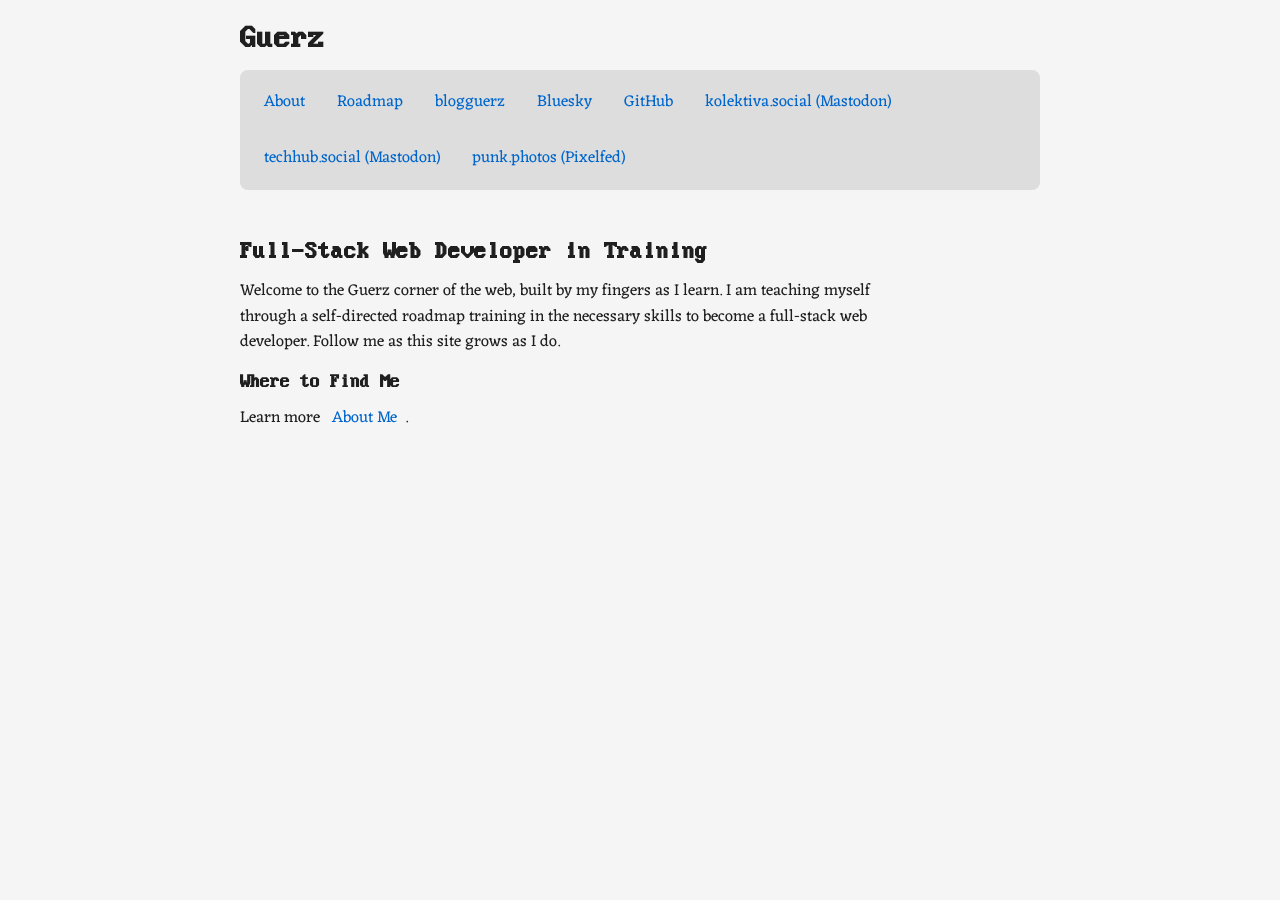
<file: index.html>
<!DOCTYPE html>
<html lang="en">
<head>
    <meta charset="UTF-8">
    <meta name="viewport" content="width=device-width, initial-scale=1.0">
    <title>Guerz</title>
    <meta name="fediverse:creator" content="@Guerz@techhub.social">
    <link rel="preconnect" href="https://fonts.googleapis.com">
    <link rel="preconnect" href="https://fonts.gstatic.com" crossorigin>
    <link href="https://fonts.googleapis.com/css2?family=Bricolage+Grotesque:wght@400;500;700;800&family=Eczar:wght@400;500;600;700&display=swap" rel="stylesheet">
    <link rel="stylesheet" href="css/styles.css">
</head>
<body>
    <header>
        <h1>Guerz</h1>
        <nav aria-label="Main navigation">
            <a href="about.html">About</a>
            <a href="roadmap.html">Roadmap</a>
            <a href="https://blogguerz.wordpress.com" target="_blank" rel="noopener noreferrer">blogguerz</a>
            <a href="https://guerz.bsky.social" target="_blank" rel="noopener noreferrer">Bluesky</a>
            <a href="https://github.com/git-guerz" target="_blank" rel="noopener noreferrer">GitHub</a>
            <a rel="me" href="https://kolektiva.social/@guerz" target="_blank" rel="noopener noreferrer">kolektiva.social (Mastodon)</a>
            <a rel="me" href="https://techhub.social/@Guerz" target="_blank" rel="noopener noreferrer">techhub.social (Mastodon)</a>
            <a href="https://punk.photos/Guerz" target="_blank" rel="noopener noreferrer">punk.photos (Pixelfed)</a>
</nav>
    </header>

    <main>
        <h2>Full-Stack Web Developer in Training</h2>
        <p>Welcome to the Guerz corner of the web, built by my fingers as I learn. I am teaching myself through a self-directed roadmap training in the necessary skills to become a full-stack web developer. Follow me as this site grows as I do.</p>

        <section>
            <h3>Where to Find Me</h3>
            <p>Learn more <a href="about.html">About Me</a>.</p>
        </section>
    </main>
</body>
</html>
</file>
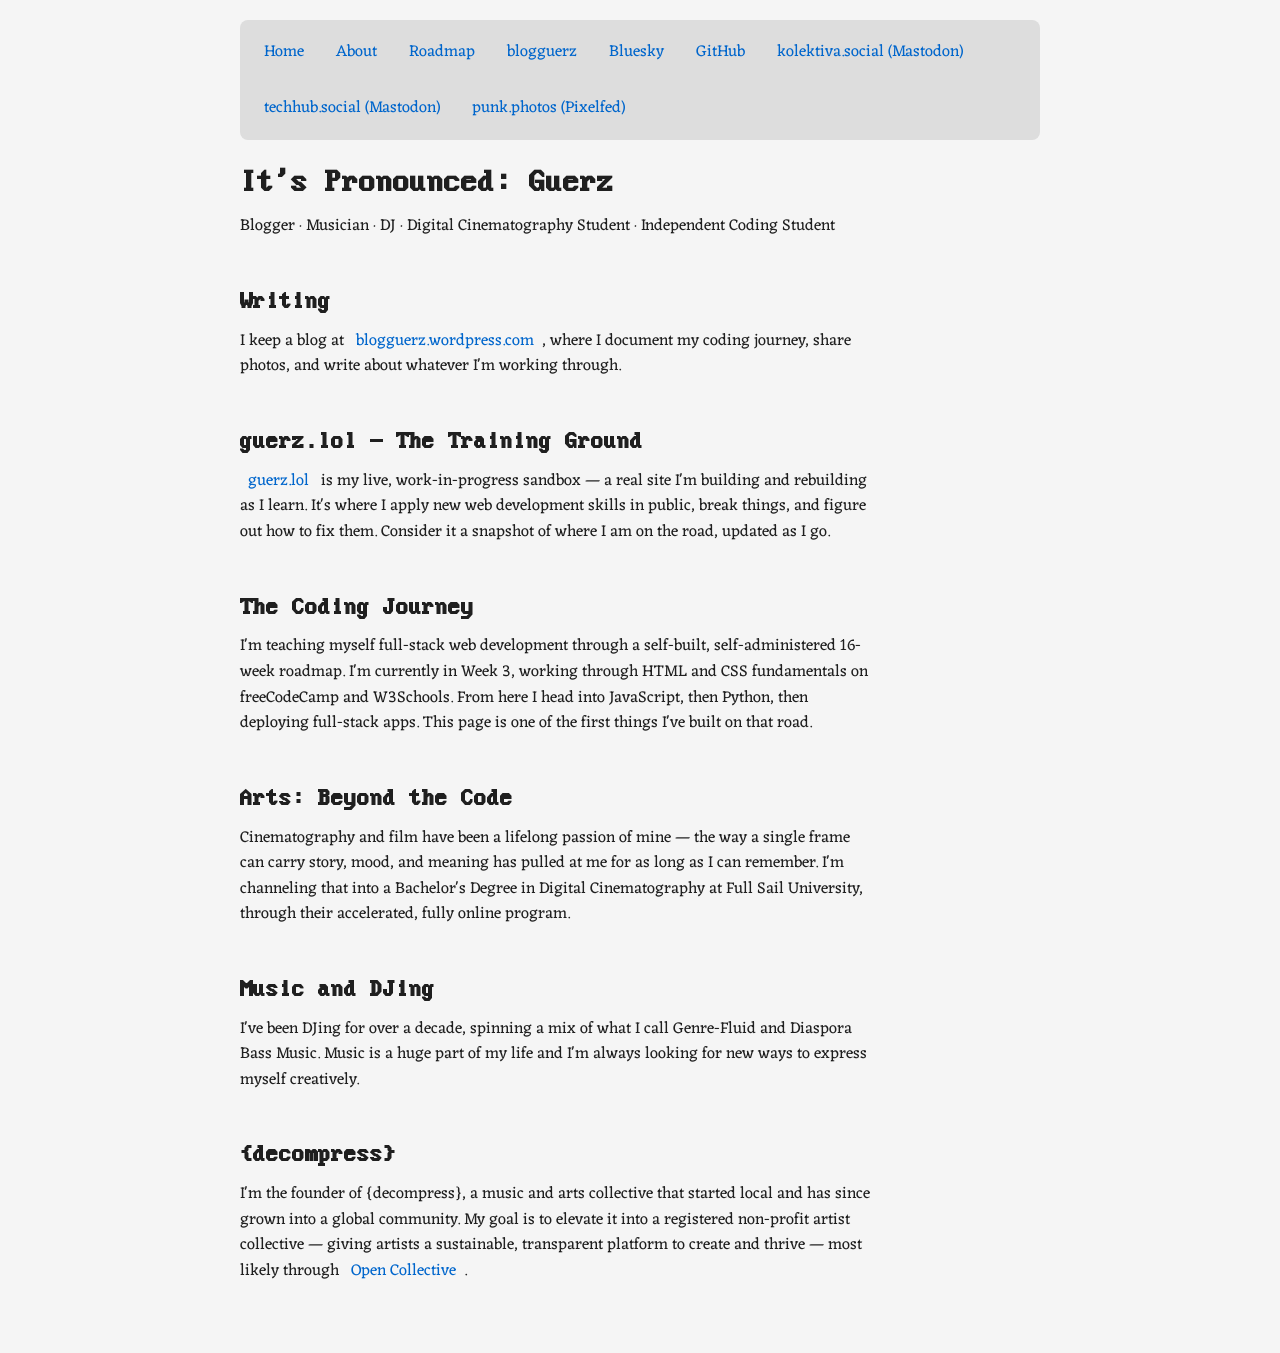
<file: about.html>
<!DOCTYPE html>
<html lang="en">
<head>
  <meta charset="UTF-8" />
  <meta name="viewport" content="width=device-width, initial-scale=1.0" />
  <title>About | Guerz</title>
  <link rel="stylesheet" href="css/styles.css" />
</head>
<body>
  <header>
    <nav aria-label="Main navigation">
      <a href="index.html">Home</a>
      <a href="about.html">About</a>
      <a href="roadmap.html">Roadmap</a>
      <a href="https://blogguerz.wordpress.com" target="_blank" rel="noopener noreferrer">blogguerz</a>
      <a href="https://guerz.bsky.social" target="_blank" rel="noopener noreferrer">Bluesky</a>
      <a href="https://github.com/git-guerz" target="_blank" rel="noopener noreferrer">GitHub</a>
      <a rel="me" href="https://kolektiva.social/@guerz" target="_blank" rel="noopener noreferrer">kolektiva.social (Mastodon)</a>
      <a rel="me" href="https://techhub.social/@Guerz" target="_blank" rel="noopener noreferrer">techhub.social (Mastodon)</a>
      <a href="https://punk.photos/Guerz" target="_blank" rel="noopener noreferrer">punk.photos (Pixelfed)</a>
    </nav>

    <h1>It's Pronounced: Guerz</h1>
    <p>Blogger · Musician · DJ · Digital Cinematography Student · Independent Coding Student</p>
  </header>

  <main>
    <section>
      <h2>Writing</h2>
      <p>
        I keep a blog at
        <a href="https://blogguerz.wordpress.com" target="_blank" rel="noopener noreferrer">blogguerz.wordpress.com</a>,
        where I document my coding journey, share photos, and write about whatever I'm working through.
      </p>
    </section>

    <section>
      <h2>guerz.lol — The Training Ground</h2>
      <p>
        <a href="https://guerz.lol" target="_blank" rel="noopener noreferrer">guerz.lol</a>
        is my live, work-in-progress sandbox — a real site I'm building and rebuilding as I learn.
        It's where I apply new web development skills in public, break things, and figure out how to fix them.
        Consider it a snapshot of where I am on the road, updated as I go.
      </p>
    </section>

    <section>
      <h2>The Coding Journey</h2>
      <p>
        I'm teaching myself full-stack web development through a self-built, self-administered 16-week roadmap.
        I'm currently in Week 3, working through HTML and CSS fundamentals on freeCodeCamp and W3Schools.
        From here I head into JavaScript, then Python, then deploying full-stack apps.
        This page is one of the first things I've built on that road.
      </p>
    </section>

    <section>
      <h2>Arts: Beyond the Code</h2>
      <p>
        Cinematography and film have been a lifelong passion of mine — the way a single frame can carry story,
        mood, and meaning has pulled at me for as long as I can remember.
        I'm channeling that into a Bachelor's Degree in Digital Cinematography at Full Sail University,
        through their accelerated, fully online program.
      </p>
    </section>

    <section>
      <h2>Music and DJing</h2>
      <p>
        I've been DJing for over a decade, spinning a mix of what I call Genre-Fluid and Diaspora Bass Music.
        Music is a huge part of my life and I'm always looking for new ways to express myself creatively.
      </p>
    </section>

    <section>
      <h2>{decompress}</h2>
      <p>
        I'm the founder of {decompress}, a music and arts collective that started local and has since grown into a global community.
        My goal is to elevate it into a registered non-profit artist collective — giving artists a sustainable, transparent platform
        to create and thrive — most likely through
        <a href="https://opencollective.com" target="_blank" rel="noopener noreferrer">Open Collective</a>.
      </p>
    </section>
  </main>
</body>
</html>
</file>
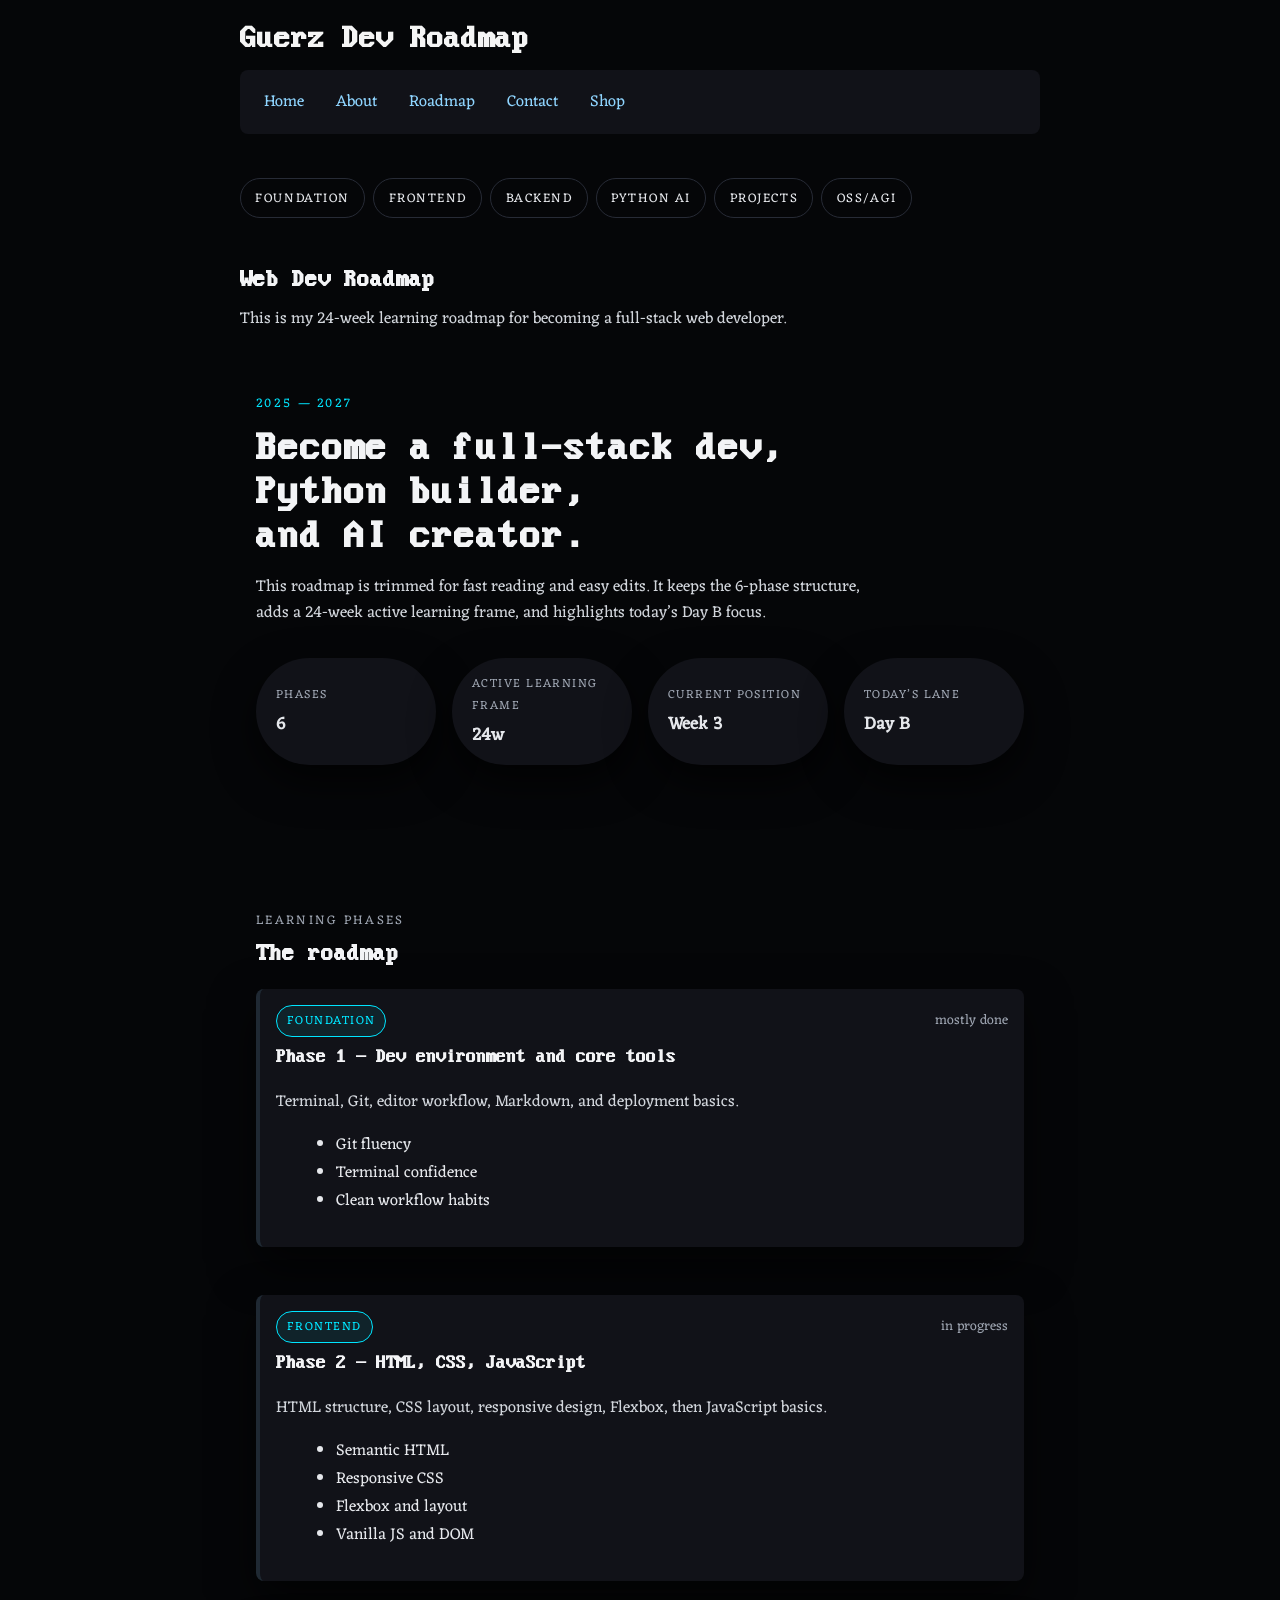
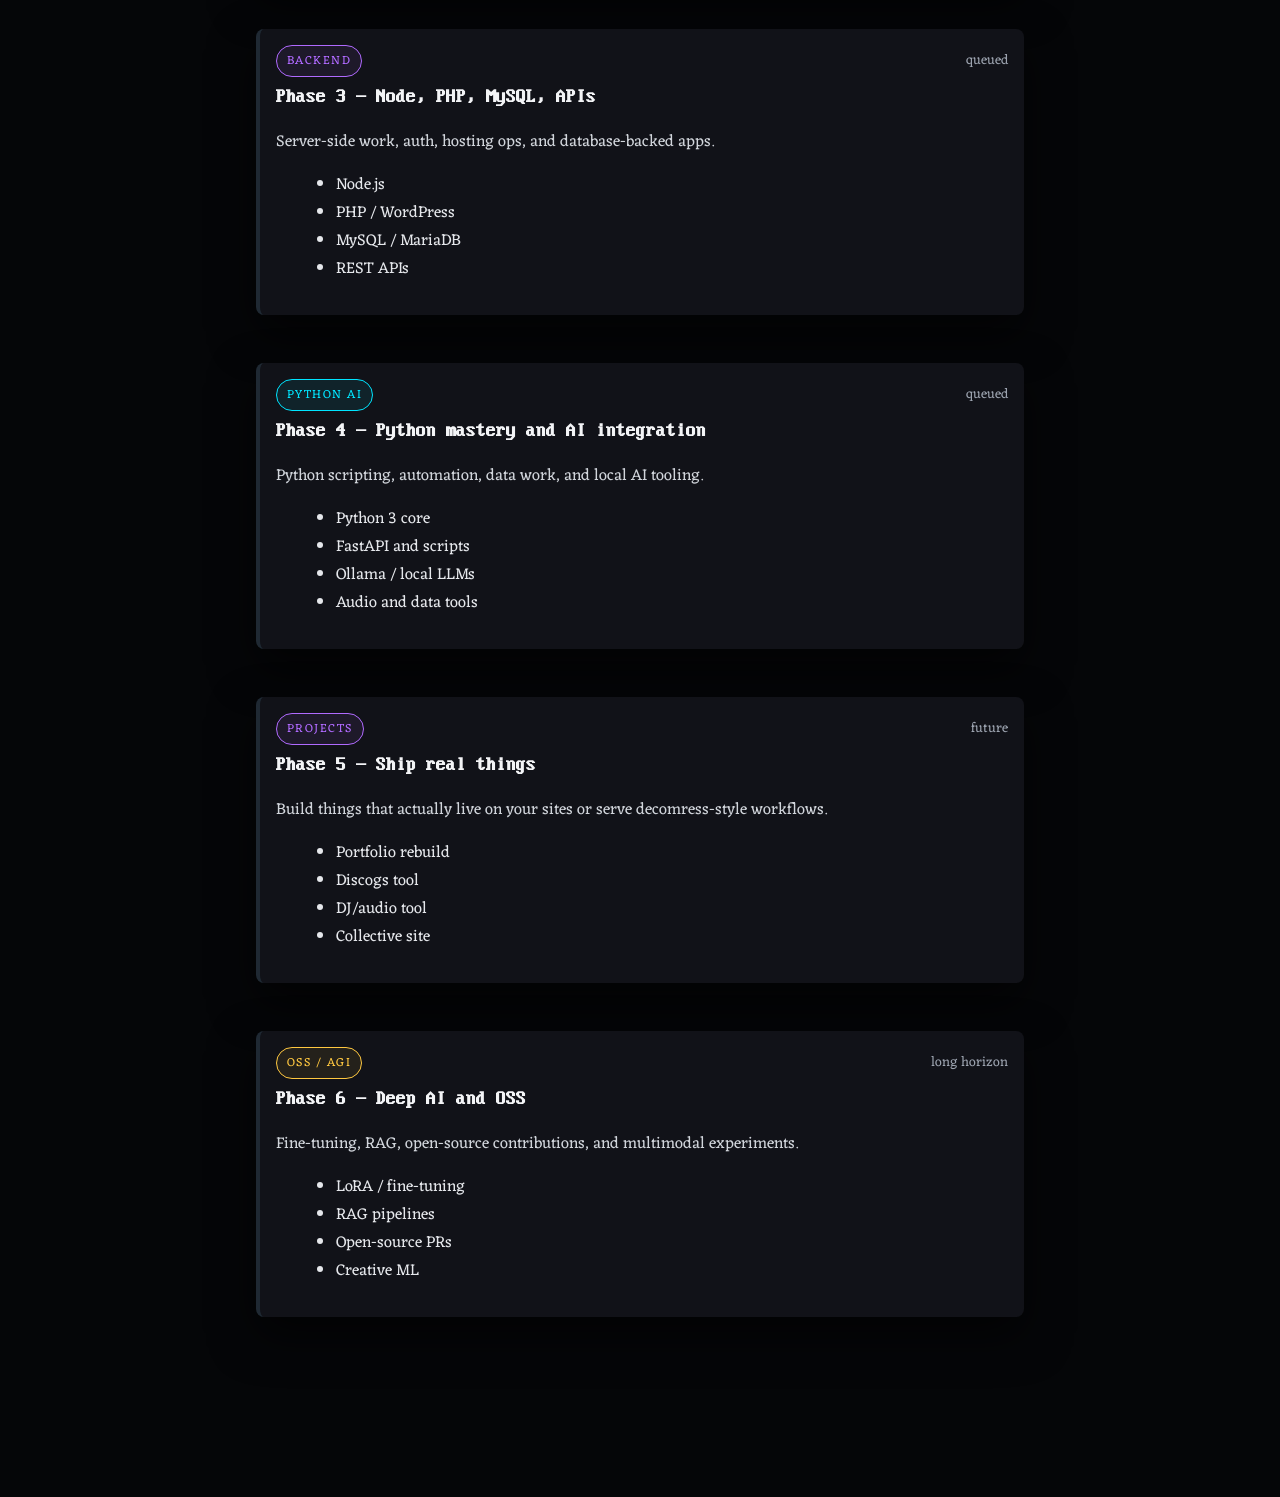
<file: roadmap.html>
<!DOCTYPE html>
<html lang="en">
<head>
  <meta charset="UTF-8" />
  <meta name="viewport" content="width=device-width, initial-scale=1.0" />
  <title>Roadmap | Guerz</title>
  <link rel="stylesheet" href="css/styles.css" />
</head>
<body class="roadmap-page">
  <header>
    <h1>Guerz Dev Roadmap</h1>
    <nav aria-label="Main navigation">
      <a href="index.html">Home</a>
      <a href="about.html">About</a>
      <a href="roadmap.html">Roadmap</a>
      <a href="contact.html">Contact</a>
      <a href="shop.html">Shop</a>
    </nav>
  </header>

  <div class="phase-nav">
    <a href="#phase1" class="phase-pill">Foundation</a>
    <a href="#phase2" class="phase-pill">Frontend</a>
    <a href="#phase3" class="phase-pill">Backend</a>
    <a href="#phase4" class="phase-pill">Python AI</a>
    <a href="#phase5" class="phase-pill">Projects</a>
    <a href="#phase6" class="phase-pill">OSS/AGI</a>
  </div>

  <main>
    <h2>Web Dev Roadmap</h2>
    <p>This is my 24-week learning roadmap for becoming a full-stack web developer.</p>

    <section class="roadmap-hero">
      <div class="hero-kicker">2025 — 2027</div>
      <h2 class="hero-title">
        Become a full-stack dev,<br />
        Python builder,<br />
        and AI creator.
      </h2>
      <p class="hero-subtitle">
        This roadmap is trimmed for fast reading and easy edits. It keeps the 6-phase structure,
        adds a 24-week active learning frame, and highlights today’s Day B focus.
      </p>

      <div class="hero-stats">
        <div class="stat-card">
          <div class="stat-label">phases</div>
          <div class="stat-value">6</div>
        </div>
        <div class="stat-card">
          <div class="stat-label">active learning frame</div>
          <div class="stat-value">24w</div>
        </div>
        <div class="stat-card">
          <div class="stat-label">current position</div>
          <div class="stat-value">Week 3</div>
        </div>
        <div class="stat-card">
          <div class="stat-label">today’s lane</div>
          <div class="stat-value">Day B</div>
        </div>
      </div>
    </section>

    <section class="roadmap-phases">
      <section id="roadmap">
        <div class="eyebrow">learning phases</div>
        <h2 class="section-title">The roadmap</h2>

        <div class="timeline">
          <article class="card phase" id="phase1">
            <div class="phase-top">
              <div>
                <span class="badge cyan">foundation</span>
                <h3 class="phase-title">Phase 1 — Dev environment and core tools</h3>
              </div>
              <div class="check">mostly done</div>
            </div>
            <p class="phase-desc">
              Terminal, Git, editor workflow, Markdown, and deployment basics.
            </p>
            <ul>
              <li>Git fluency</li>
              <li>Terminal confidence</li>
              <li>Clean workflow habits</li>
            </ul>
          </article>

          <article class="card phase" id="phase2">
            <div class="phase-top">
              <div>
                <span class="badge cyan">frontend</span>
                <h3 class="phase-title">Phase 2 — HTML, CSS, JavaScript</h3>
              </div>
              <div class="check">in progress</div>
            </div>
            <p class="phase-desc">
              HTML structure, CSS layout, responsive design, Flexbox, then JavaScript basics.
            </p>
            <ul>
              <li>Semantic HTML</li>
              <li>Responsive CSS</li>
              <li>Flexbox and layout</li>
              <li>Vanilla JS and DOM</li>
            </ul>
          </article>

          <article class="card phase" id="phase3">
            <div class="phase-top">
              <div>
                <span class="badge violet">backend</span>
                <h3 class="phase-title">Phase 3 — Node, PHP, MySQL, APIs</h3>
              </div>
              <div class="check">queued</div>
            </div>
            <p class="phase-desc">
              Server-side work, auth, hosting ops, and database-backed apps.
            </p>
            <ul>
              <li>Node.js</li>
              <li>PHP / WordPress</li>
              <li>MySQL / MariaDB</li>
              <li>REST APIs</li>
            </ul>
          </article>

          <article class="card phase" id="phase4">
            <div class="phase-top">
              <div>
                <span class="badge cyan">python ai</span>
                <h3 class="phase-title">Phase 4 — Python mastery and AI integration</h3>
              </div>
              <div class="check">queued</div>
            </div>
            <p class="phase-desc">
              Python scripting, automation, data work, and local AI tooling.
            </p>
            <ul>
              <li>Python 3 core</li>
              <li>FastAPI and scripts</li>
              <li>Ollama / local LLMs</li>
              <li>Audio and data tools</li>
            </ul>
          </article>

          <article class="card phase" id="phase5">
            <div class="phase-top">
              <div>
                <span class="badge violet">projects</span>
                <h3 class="phase-title">Phase 5 — Ship real things</h3>
              </div>
              <div class="check">future</div>
            </div>
            <p class="phase-desc">
              Build things that actually live on your sites or serve decomress-style workflows.
            </p>
            <ul>
              <li>Portfolio rebuild</li>
              <li>Discogs tool</li>
              <li>DJ/audio tool</li>
              <li>Collective site</li>
            </ul>
          </article>

          <article class="card phase" id="phase6">
            <div class="phase-top">
              <div>
                <span class="badge gold">oss / agi</span>
                <h3 class="phase-title">Phase 6 — Deep AI and OSS</h3>
              </div>
              <div class="check">long horizon</div>
            </div>
            <p class="phase-desc">
              Fine-tuning, RAG, open-source contributions, and multimodal experiments.
            </p>
            <ul>
              <li>LoRA / fine-tuning</li>
              <li>RAG pipelines</li>
              <li>Open-source PRs</li>
              <li>Creative ML</li>
            </ul>
          </article>
        </div>
      </section>
    </section>
  </main>
</body>
</html>
</file>
<file: css/styles.css>
@font-face {
  font-family: "Nouveau IBM";
  src: url("../fonts/Nouveau_IBM.ttf") format("truetype");
}

@font-face {
  font-family: "Eczar";
  src: url("../fonts/Eczar-Regular.ttf") format("truetype");
}

:root {
  --color-bg: #f5f5f5;
  --color-surface: #dddddd;
  --color-text: #1f1f1f;
  --color-link: #0066cc;
  --color-link-hover: #004999;

  --space-1: 6px;
  --space-2: 8px;
  --space-3: 12px;
  --space-4: 16px;
  --space-5: 20px;
  --space-6: 24px;
  --space-7: 32px;
  --space-8: 48px;

  --radius-sm: 8px;

  --font-heading: "Nouveau IBM", monospace;
  --font-body: "Eczar", Georgia, "Times New Roman", serif;

  --content-width: 800px;
  --line-height-body: 1.6;
  --line-height-heading: 1.2;
}

* {
  box-sizing: border-box;
}

body {
  background-color: var(--color-bg);
  color: var(--color-text);
  font-family: var(--font-body);
  margin: 0;
  padding: var(--space-5);
}

header,
main {
  max-width: var(--content-width);
  margin: 0 auto;
}

main {
  padding-top: var(--space-4);
}

header {
  margin-bottom: var(--space-7);
}

h1,
h2,
h3 {
  font-family: var(--font-heading);
  line-height: var(--line-height-heading);
  margin-top: 0;
}

h1 {
  margin-bottom: var(--space-3);
}

h2,
h3 {
  margin-bottom: var(--space-3);
}

p {
  line-height: var(--line-height-body);
  margin-top: 0;
  margin-bottom: var(--space-4);
  max-width: 70ch;
}

a {
  color: var(--color-link);
  text-decoration: none;
  padding: var(--space-1) var(--space-2);
}

a:hover {
  color: var(--color-link-hover);
}

nav {
  display: flex;
  flex-wrap: wrap;
  align-items: center;
  justify-content: flex-start;
  gap: var(--space-4);
  padding: var(--space-3) var(--space-4);
  margin-bottom: var(--space-6);
  background-color: var(--color-surface);
  border-radius: var(--radius-sm);
}

/* Roadmap hero / graphic */

.roadmap-hero {
  padding: 2rem 1rem;
  text-align: center;
}

.roadmap-graphic {
  margin: 1.5rem auto;
  max-width: 600px;
  min-height: 200px;
  border: 2px dashed #999;
  display: flex;
  align-items: center;
  justify-content: center;
}

.roadmap-graphic p {
  margin: 0;
  color: #666;
  font-size: 0.95rem;
}

/* Roadmap phases */

.roadmap-phases {
  padding: 2rem 1rem;
}

.phase {
  margin-bottom: 2rem;
}

.phase h3 {
  margin-bottom: 0.5rem;
}

.phase ul {
  margin-left: 1.25rem;
}

/* General sections */

section {
  margin-bottom: var(--space-8);
}

/* Timeline / cards */

#roadmap {
  margin-top: var(--space-6);
}

.eyebrow {
  text-transform: uppercase;
  letter-spacing: 0.08em;
  font-size: 0.8rem;
  color: #666;
  margin-bottom: var(--space-2);
}

.section-title {
  margin-bottom: var(--space-5);
}

.timeline {
  display: flex;
  flex-direction: column;
  gap: var(--space-4);
}

.card {
  background-color: #ffffff;
  border-radius: var(--radius-sm);
  padding: var(--space-4);
  box-shadow: 0 2px 4px rgba(0, 0, 0, 0.06);
  border-left: 4px solid #ccc;
}

.phase-top {
  display: flex;
  justify-content: space-between;
  align-items: baseline;
  gap: var(--space-3);
  margin-bottom: var(--space-3);
}

.badge {
  display: inline-block;
  padding: 2px 8px;
  border-radius: 999px;
  font-size: 0.75rem;
  text-transform: uppercase;
  letter-spacing: 0.08em;
}

.badge.cyan {
  background-color: #e0f7ff;
  color: #006680;
}

.badge.violet {
  background-color: #f1e5ff;
  color: #5e3a99;
}

.badge.gold {
  background-color: #fff5d6;
  color: #a66b00;
}

.check {
  font-size: 0.85rem;
  color: #444;
}

.phase-title {
  margin: 0;
}

.phase-desc {
  margin-bottom: var(--space-3);
}

/* Dark theme just for the roadmap page */

body.roadmap-page {
  background-color: #050608;
  color: #f5f5f5;
}

body.roadmap-page header {
  color: #f5f5f5;
}

body.roadmap-page nav {
  background-color: #111218;
}

body.roadmap-page a {
  color: #8fd5ff;
}

body.roadmap-page a:hover {
  color: #c4e7ff;
}

body.roadmap-page .card {
  background-color: #111218;
  border-left-color: #1f2933;
  box-shadow: 0 18px 45px rgba(0, 0, 0, 0.6);
}

body.roadmap-page .section-title,
body.roadmap-page h2,
body.roadmap-page h3 {
  color: #f5f5f5;
}

body.roadmap-page .eyebrow {
  color: #9ca3af;
}

body.roadmap-page .phase-desc,
body.roadmap-page p {
  color: #e5e7eb;
}

body.roadmap-page .roadmap-hero {
  padding-top: 1rem;
  padding-bottom: 2rem;
}

body.roadmap-page .roadmap-graphic {
  border-color: #272b36;
}

/* Hero layout and stats */

.hero-kicker {
  text-transform: uppercase;
  letter-spacing: 0.16em;
  font-size: 0.8rem;
  color: #60a5fa;
  margin-bottom: 0.75rem;
}

.hero-title {
  font-size: 2.5rem;
  line-height: 1.1;
  margin-bottom: 1rem;
}

.hero-subtitle {
  max-width: 40rem;
  margin: 0 auto 2rem auto;
  color: #9ca3af;
}

.hero-stats {
  display: grid;
  grid-template-columns: repeat(4, minmax(0, 1fr));
  gap: 1rem;
  max-width: 48rem;
  margin: 0 auto;
}

.stat-card {
  background-color: #111218;
  border-radius: 999px;
  padding: 0.9rem 1.25rem;
  box-shadow: 0 16px 40px rgba(0, 0, 0, 0.7);
  display: flex;
  flex-direction: column;
  justify-content: center;
}

.stat-label {
  font-size: 0.75rem;
  text-transform: uppercase;
  letter-spacing: 0.12em;
  color: #9ca3af;
  margin-bottom: 0.2rem;
}

.stat-value {
  font-size: 1.1rem;
  font-weight: 600;
}


/* Make stats stack on small screens */

/* Phase filter nav (pills) */

body.roadmap-page .phase-nav {
  max-width: var(--content-width);
  margin: 0 auto var(--space-5) auto;
  display: flex;
  flex-wrap: wrap;
  gap: 0.5rem;
  padding: 0.75rem 0;
}

body.roadmap-page .phase-pill {
  display: inline-flex;
  align-items: center;
  justify-content: center;
  padding: 0.45rem 0.9rem;
  border-radius: 999px;
  border: 1px solid #1f2933;
  background-color: #050608;
  color: #e5e7eb;
  font-size: 0.8rem;
  text-transform: uppercase;
  letter-spacing: 0.12em;
}

body.roadmap-page .phase-pill:hover {
  background-color: #111827;
  color: #f9fafb;
}

@media (max-width: 800px) {
  .hero-title {
    font-size: 2rem;
  }

  .hero-stats {
    grid-template-columns: repeat(2, minmax(0, 1fr));
  }
}

/* ==== DARK ROADMAP THEME + HERO + PHASE NAV ==== */

body.roadmap-page {
  background-color: #050608;
  color: #e5e7eb;
}

/* Header + nav in dark mode */

body.roadmap-page header {
  color: #f5f5f5;
}

body.roadmap-page nav {
  background-color: #111218;
}

body.roadmap-page a {
  color: #8fd5ff;
}

body.roadmap-page a:hover {
  color: #c4e7ff;
}

/* Hero section */

body.roadmap-page .roadmap-hero {
  padding: 2.75rem 1rem 2.5rem 1rem;
  text-align: left;
}

.hero-kicker {
  text-transform: uppercase;
  letter-spacing: 0.18em;
  font-size: 0.8rem;
  color: #00e5ff;
  margin-bottom: 0.75rem;
}

.hero-title {
  color: #f9fafb;
  font-size: 2.5rem;
  line-height: 1.1;
  margin-bottom: 1rem;
}

.hero-subtitle {
  max-width: 40rem;
  margin: 0 0 2rem 0;
  color: #9ca3af;
  font-size: 1rem;
}

/* Hero stats row */

.hero-stats {
  display: grid;
  grid-template-columns: repeat(4, minmax(0, 1fr));
  gap: 1rem;
  max-width: 48rem;
}

.stat-card {
  background-color: #111218;
  border-radius: 999px;
  padding: 0.9rem 1.25rem;
  box-shadow: 0 16px 40px rgba(0, 0, 0, 0.7);
  display: flex;
  flex-direction: column;
  justify-content: center;
}

.stat-label {
  font-size: 0.75rem;
  text-transform: uppercase;
  letter-spacing: 0.12em;
  color: #9ca3af;
  margin-bottom: 0.2rem;
}

.stat-value {
  font-size: 1.1rem;
  font-weight: 600;
}

/* Phase pill nav */

body.roadmap-page .phase-nav {
  max-width: var(--content-width);
  margin: 0 auto var(--space-5) auto;
  display: flex;
  flex-wrap: wrap;
  gap: 0.5rem;
  padding: 0.75rem 0;
}

body.roadmap-page .phase-pill {
  display: inline-flex;
  align-items: center;
  justify-content: center;
  padding: 0.45rem 0.9rem;
  border-radius: 999px;
  border: 1px solid #272b36;
  background-color: #050608;
  color: #e5e7eb;
  font-size: 0.8rem;
  text-transform: uppercase;
  letter-spacing: 0.12em;
}

body.roadmap-page .phase-pill:hover {
  background-color: #111827;
  border-color: #00e5ff;
  color: #f9fafb;
}

/* Roadmap headings + text colors */

body.roadmap-page h2,
body.roadmap-page h3,
body.roadmap-page .section-title {
  color: #f3f4f6;
}

body.roadmap-page .eyebrow {
  color: #9ca3af;
  text-transform: uppercase;
  letter-spacing: 0.18em;
  font-size: 0.8rem;
  margin-bottom: var(--space-2);
}

body.roadmap-page .phase-desc,
body.roadmap-page p {
  color: #d1d5db;
}

/* Timeline + cards */

.timeline {
  display: flex;
  flex-direction: column;
  gap: var(--space-4);
}

.card {
  background-color: #111115;
  border-radius: var(--radius-sm);
  padding: var(--space-4);
  border-left: 4px solid #2c2c36;
  box-shadow: 0 20px 60px rgba(0, 0, 0, 0.65);
}

.phase-top {
  display: flex;
  justify-content: space-between;
  align-items: baseline;
  gap: var(--space-3);
  margin-bottom: var(--space-3);
}

/* Badges */

.badge {
  display: inline-block;
  padding: 4px 10px;
  border-radius: 999px;
  font-size: 0.75rem;
  text-transform: uppercase;
  letter-spacing: 0.12em;
  border: 1px solid currentColor;
}

.badge.cyan {
  background-color: rgba(0, 229, 255, 0.08);
  color: #00e5ff;
  border-color: #00e5ff;
}

.badge.violet {
  background-color: rgba(176, 106, 255, 0.08);
  color: #b06aff;
  border-color: #b06aff;
}

.badge.gold {
  background-color: rgba(255, 200, 64, 0.08);
  color: #ffc840;
  border-color: #ffc840;
}

/* Phase text */

.phase-title {
  margin: 10px 0 6px 0;
}

.phase-desc {
  margin-bottom: var(--space-3);
}

.check {
  font-size: 0.85rem;
  color: #9ca3af;
}

/* Mobile tweaks */

@media (max-width: 800px) {
  .hero-title {
    font-size: 2rem;
  }

  .hero-stats {
</file>
